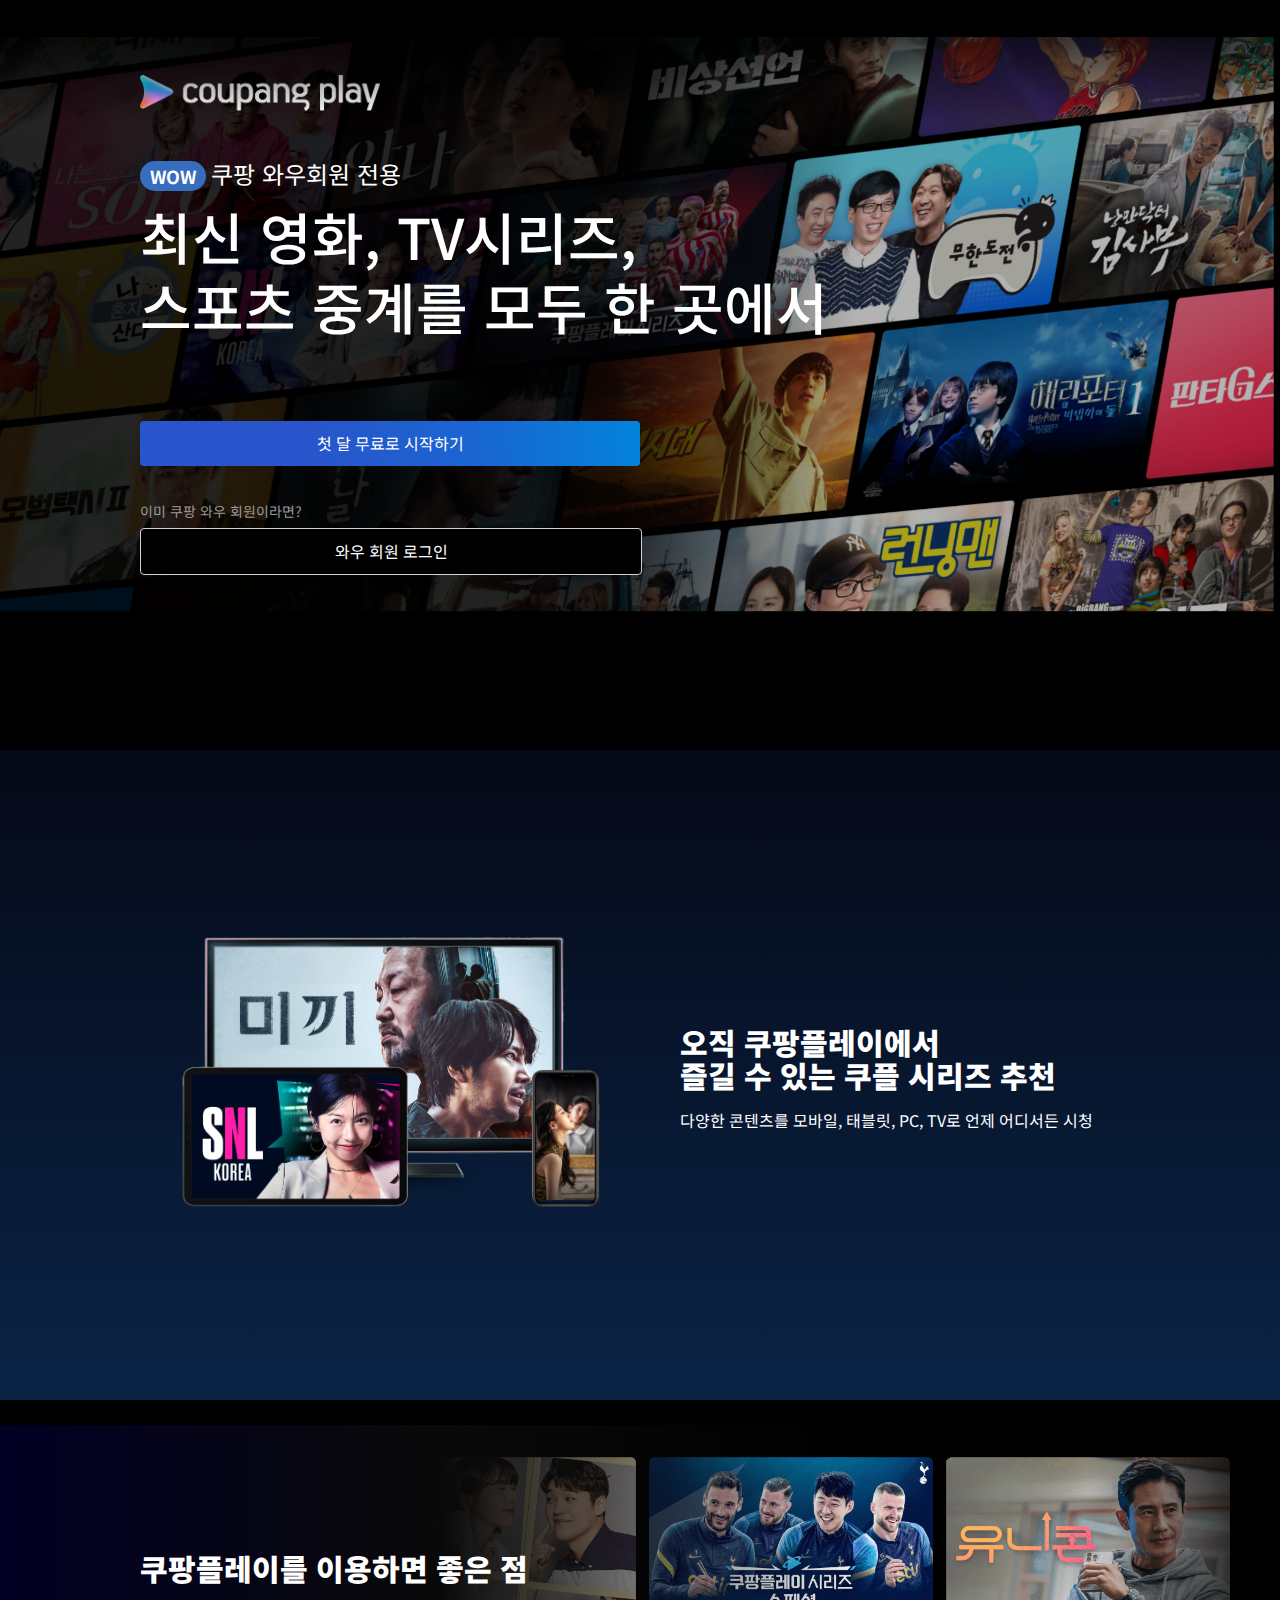
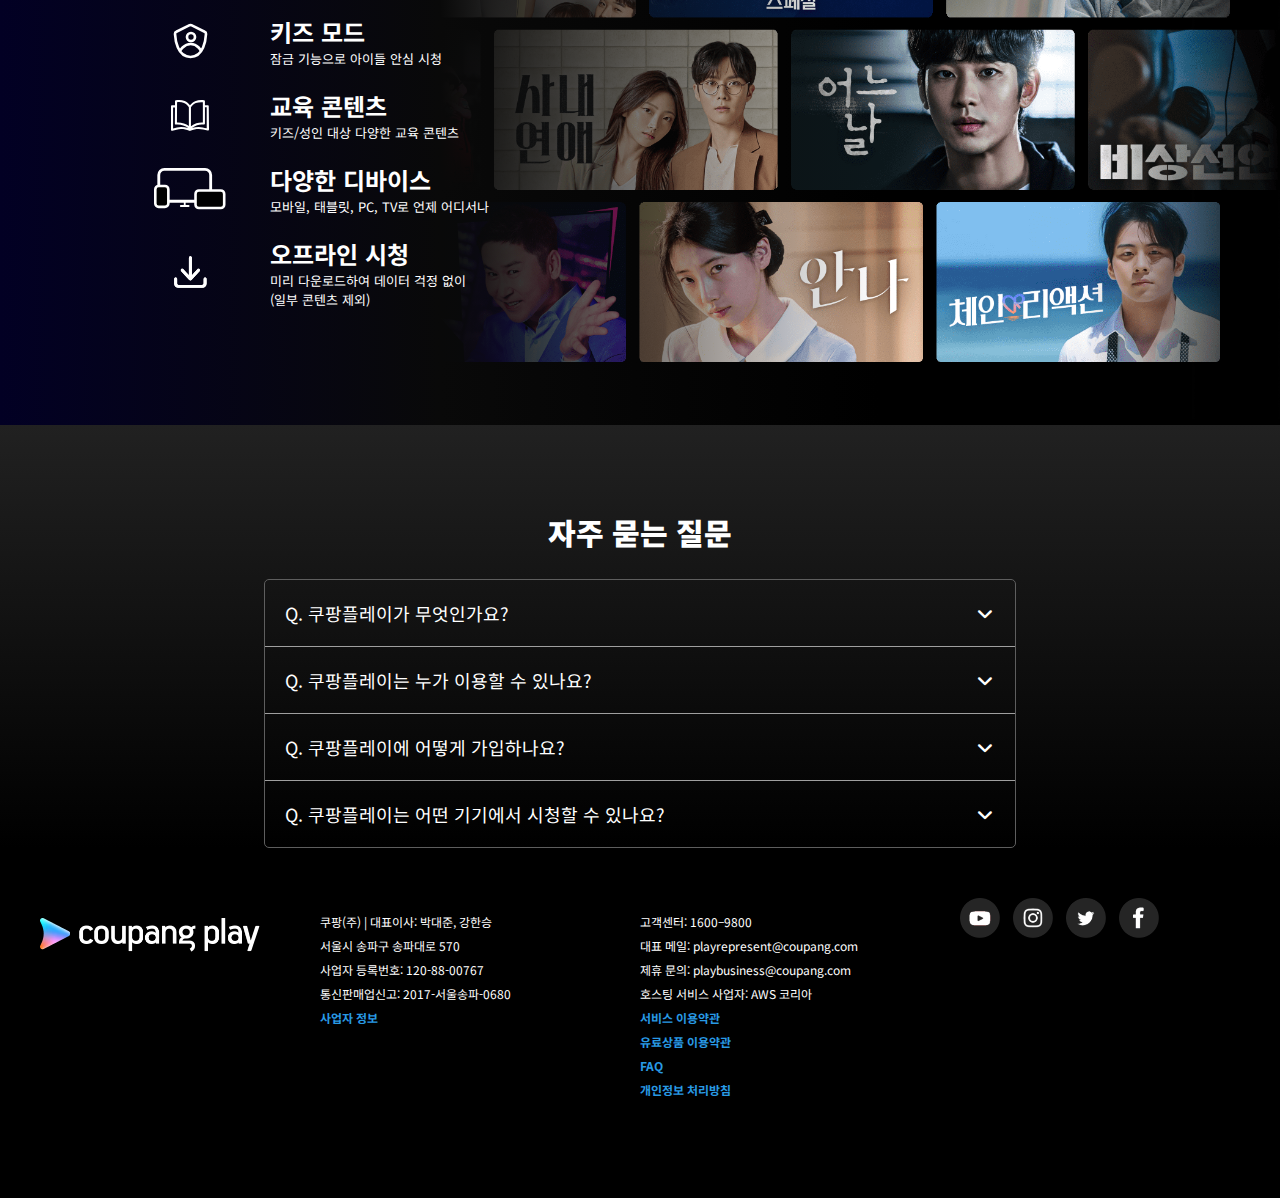
<file: publishing/coupang-play.html>
<!DOCTYPE html>
<html lang="ko">
<head>
    <meta charset="UTF-8">
    <meta name="viewport" content="width=device-width, initial-scale=1.0">
    <link rel="preconnect" href="https://fonts.googleapis.com">
    <link rel="preconnect" href="https://fonts.gstatic.com" crossorigin>
    <link href="https://fonts.googleapis.com/css2?family=Noto+Sans+KR:wght@100..900&display=swap" rel="stylesheet">
    <link rel="stylesheet" href="https://cdnjs.cloudflare.com/ajax/libs/font-awesome/6.1.0/css/all.min.css"/>
    <link rel="stylesheet" href="../css/coupang-play.css">
    <title>쿠팡 플레이 - 와우 회원은 무료!</title>
</head>
<body>
    <div class="container">
        <!-- login section -->
        <section class="login-section">
            <div>
                <figure>
                    <img src="../resource/coupang-play/top-logo.webp" alt="Coupang Play">
                </figure>
                <p>쿠팡 와우회원 전용</p>
                <h1>
                    최신 영화, TV시리즈,
                    <br>
                    스포츠 중계를 모두 한 곳에서
                </h1>
                <a href="#none">첫 달 무료로 시작하기</a>
                <span>이미 쿠팡 와우 회원이라면?</span>
                <a href="#none">와우 회원 로그인</a>
            </div>
        </section>
        <!-- intro section1 -->
        <section class="intro-section1">
            <div>
                <figure>
                    <img src="../resource/coupang-play/bg-image2.png" alt="Service Image">
                </figure>
                <div class="intro1-text">
                    <h2>
                        <strong>
                            오직 쿠팡플레이에서
                            <br>
                            즐길 수 있는 쿠플 시리즈 추천
                        </strong>
                    </h2>
                    <p>
                        다양한 콘텐츠를 모바일, 태블릿, PC, TV로 언제 어디서든 시청
                    </p>
                </div>
            </div>
        </section>
        <!-- intro section2 -->
        <section class="intro-section2">
            <div>
                <h2>
                    <strong>쿠팡플레이를 이용하면 좋은 점</strong>
                </h2>
                <div class="intro-section2-content">
                    <figure>
                        <img src="../resource/coupang-play/kids.svg" alt="Kids">
                    </figure>
                    <div>
                        <p>
                            <strong>키즈 모드</strong>
                        </p>
                        <p>
                            잠금 기능으로 ​아이들 안심 시청
                        </p>
                    </div>
                </div>
                <div class="intro-section2-content">
                    <figure>
                        <img src="../resource/coupang-play/edu.svg" alt="Education">
                    </figure>
                    <div>
                        <p>
                            <strong>교육 콘텐츠</strong>
                        </p>
                        <p>
                            키즈/성인 대상 다양한 교육 콘텐츠
                        </p>
                    </div>
                </div>
                <div class="intro-section2-content">
                    <figure>
                        <img src="../resource/coupang-play/device.svg" alt="Device">
                    </figure>
                    <div>
                        <p>
                            <strong>다양한 디바이스​</strong>
                        </p>
                        <p>
                            모바일, 태블릿, PC, TV로​ 언제 어디서나​
                        </p>
                    </div>
                </div>
                <div class="intro-section2-content">
                    <figure>
                        <img src="../resource/coupang-play/offline.svg" alt="Offline">
                    </figure>
                    <div>
                        <p>
                            <strong>오프라인 시청​</strong>
                        </p>
                        <p>
                            미리 다운로드하여 데이터 걱정 없이​
                            <br>
                            (일부 콘텐츠 제외)
                        </p>
                    </div>
                </div>
            </div>
        </section>
        <section class="qna-section">
            <div>
                <h2>
                    <strong>자주 묻는 질문</strong>
                </h2>
                <div class="qna-content-wrap">
                    <div class="qna-content">
                        <input type="checkbox" name="qna-check" id="qna1" onclick="qnaCheck(this)">
                        <label class="qna-q" for="qna1">Q. 쿠팡플레이가 무엇인가요?</label>
                        <div class="qna-a">
                            쿠팡플레이는 쿠팡 로켓와우 멤버십 회원에게 제공되는 무료 콘텐츠 스트리밍 서비스입니다. (일부 유료 콘텐츠 제외)
                            <br>
                            주기적으로 업데이트 되는 국내 예능부터 영화, 애니메이션, 다큐멘터리, 쿠팡플레이 시리즈까지 다채로운 콘텐츠를 광고 없이 시청하실 수 있습니다.
                        </div>
                    </div>
                    <div class="qna-content">
                        <input type="checkbox" name="qna-check" id="qna2" onclick="qnaCheck(this)">
                        <label class="qna-q" for="qna2">Q. 쿠팡플레이는 누가 이용할 수 있나요?</label>
                        <div class="qna-a">
                            쿠팡 로켓와우 멤버십 회원이라면 누구나 무료 로켓배송, 무료 반품, 특가 상품 등의 혜택과 더불어 무료로 이용할 수 있습니다. (일부 유료 콘텐츠 제외)
                            <br>
                            단, 쿠팡플레이는 로켓와우 개인 멤버십 회원에 한해 제공되고 있으며 쿠팡 비즈 회원 계정으로 가입한 회원은 이용이 제한됨을 참고 부탁드립니다.
                        </div>
                    </div>
                    <div class="qna-content">
                        <input type="checkbox" name="qna-check" id="qna3" onclick="qnaCheck(this)">
                        <label class="qna-q" for="qna3">Q. 쿠팡플레이에 어떻게 가입하나요?</label>
                        <div class="qna-a">
                            쿠팡플레이는 쿠팡 로켓와우 멤버십 회원에게 제공되는 콘텐츠 스트리밍 서비스입니다. 아래의 경로로 로켓와우 멤버십에 가입하시거나 30일 무료 체험을 등록한 후 무료 로켓배송, 무료 반품, 특가 상품 등의 혜택과 함께 쿠팡플레이를 무료로 이용해보세요. (일부 유료 콘텐츠 제외)
                            <br>
                            단, 쿠팡플레이는 로켓와우 개인 멤버십 회원에 한해 제공되고 있으며 쿠팡 비즈 회원 계정으로 가입한 회원은 이용이 제한됨을 참고 부탁드립니다.
                            <ul>
                                <li>안드로이드 : 쿠팡플레이 앱 접속 > 실행 후 [와우 멤버십 시작하기] 선택 > 쿠팡 앱 연결 및 로켓와우 멤버십 가입</li>
                                <li>iOS : 쿠팡플레이 앱 접속 > 실행 후 [coupangplay.com/join] 선택> 외부 웹사이트 이동 안내 페이지 내 [계속] 선택 > [지금 와우 멤버십 가입하기] 선택 > 쿠팡플레이 로그인 페이지 내 [쿠팡 회원가입하기] 선택 > 로켓와우 멤버십 가입</li>
                                <li>PC : www.coupangplay.com 접속 후 [와우 멤버십 가입하기] 선택 > 쿠팡 로그인 팝업 내 [쿠팡 회원가입하기] 버튼 클릭 > 로켓와우 멤버십 가입</li>
                            </ul>
                        </div>
                    </div>
                    <div class="qna-content">
                        <input type="checkbox" name="qna-check" id="qna4" onclick="qnaCheck(this)">
                        <label class="qna-q" for="qna4">Q. 쿠팡플레이는 어떤 기기에서 시청할 수 있나요?</label>
                        <div class="qna-a">
                            쿠팡플레이는 Android와 iOS 기반의 모든 모바일/태블릿 기기와 더불어 PC, 삼성 스마트 TV, LG 스마트 TV 및 안드로이드 TV에서도 시청이 가능합니다.
                            <br>
                            계정 당 최대 5대의 기기를 등록할 수 있으며, 최대 2대의 기기에서 동시 시청이 가능합니다.
                            <ul>
                                <li>모바일/태블릿 기기: Android 와 iOS 기반의 모든 모바일 기기 (권장 버전 : Android OS 6 버전 이상, iOS 13 버전 이상)</li>
                                <li>PC : www.coupangplay.com (지원 브라우저: Edge, Chrome, Safari, Whale)</li>
                                <li>스마트 TV
                                    <ul>
                                        <li>삼성 스마트TV: Tizen 3.0 (제조년월 2017년도 이후 모델)버전 이상</li>
                                        <li>LG 스마트TV: 웹 OS 3.5 (2017년 모델) ~ 6.0 (2021년 모델)</li>
                                        <li>안드로이드 TV: Android 6.0 버전 이상</li>
                                    </ul>
                                </li>
                            </ul>
                        </div>
                    </div>
                </div>
            </div>
        </section>
        <footer>
            <div>
                <figure>
                    <img src="../resource/coupang-play/footer-logo.webp" alt="Coupang Play">
                </figure>
            </div>
            <div>
                <ul>
                    <li>쿠팡(주) | 대표이사: 박대준, 강한승</li>
                    <li>서울시 송파구 송파대로 570</li>
                    <li>사업자 등록번호: 120-88-00767</li>
                    <li>통신판매업신고: 2017-서울송파-0680</li>
                    <li><a href="#none">사업자 정보</a></li>
                </ul>
            </div>
            <div>
                <ul>
                    <li>고객센터: 1600–9800</li>
                    <li>대표 메일: playrepresent@coupang.com</li>
                    <li>제휴 문의: playbusiness@coupang.com</li>
                    <li>호스팅 서비스 사업자: AWS 코리아</li>
                    <li><a href="#none">서비스 이용약관</a></li>
                    <li><a href="#none">유료상품 이용약관</a></li>
                    <li><a href="#none">FAQ</a></li>
                    <li><a href="#none">개인정보 처리방침</a></li>
                </ul>
            </div>
            <div>
                <a href="#none"><img class="sns" src="../resource/coupang-play/social-yt.png" alt="Youtube"></a>
                <a href="#none"><img class="sns" src="../resource/coupang-play/social-ig.png" alt="Instagram"></a>
                <a href="#none"><img class="sns" src="../resource/coupang-play/social-tw.png" alt="Twitter"></a>
                <a href="#none"><img class="sns" src="../resource/coupang-play/social-fb.png" alt="Facebook"></a>
            </div>
        </footer>
    </div>
    <script>
        function qnaCheck(ele) {
            document.querySelectorAll('[name="qna-check"]').forEach(cb => cb.checked = cb === ele ? ele.checked : false);
        }
    </script>
</body>
</html>
</file>
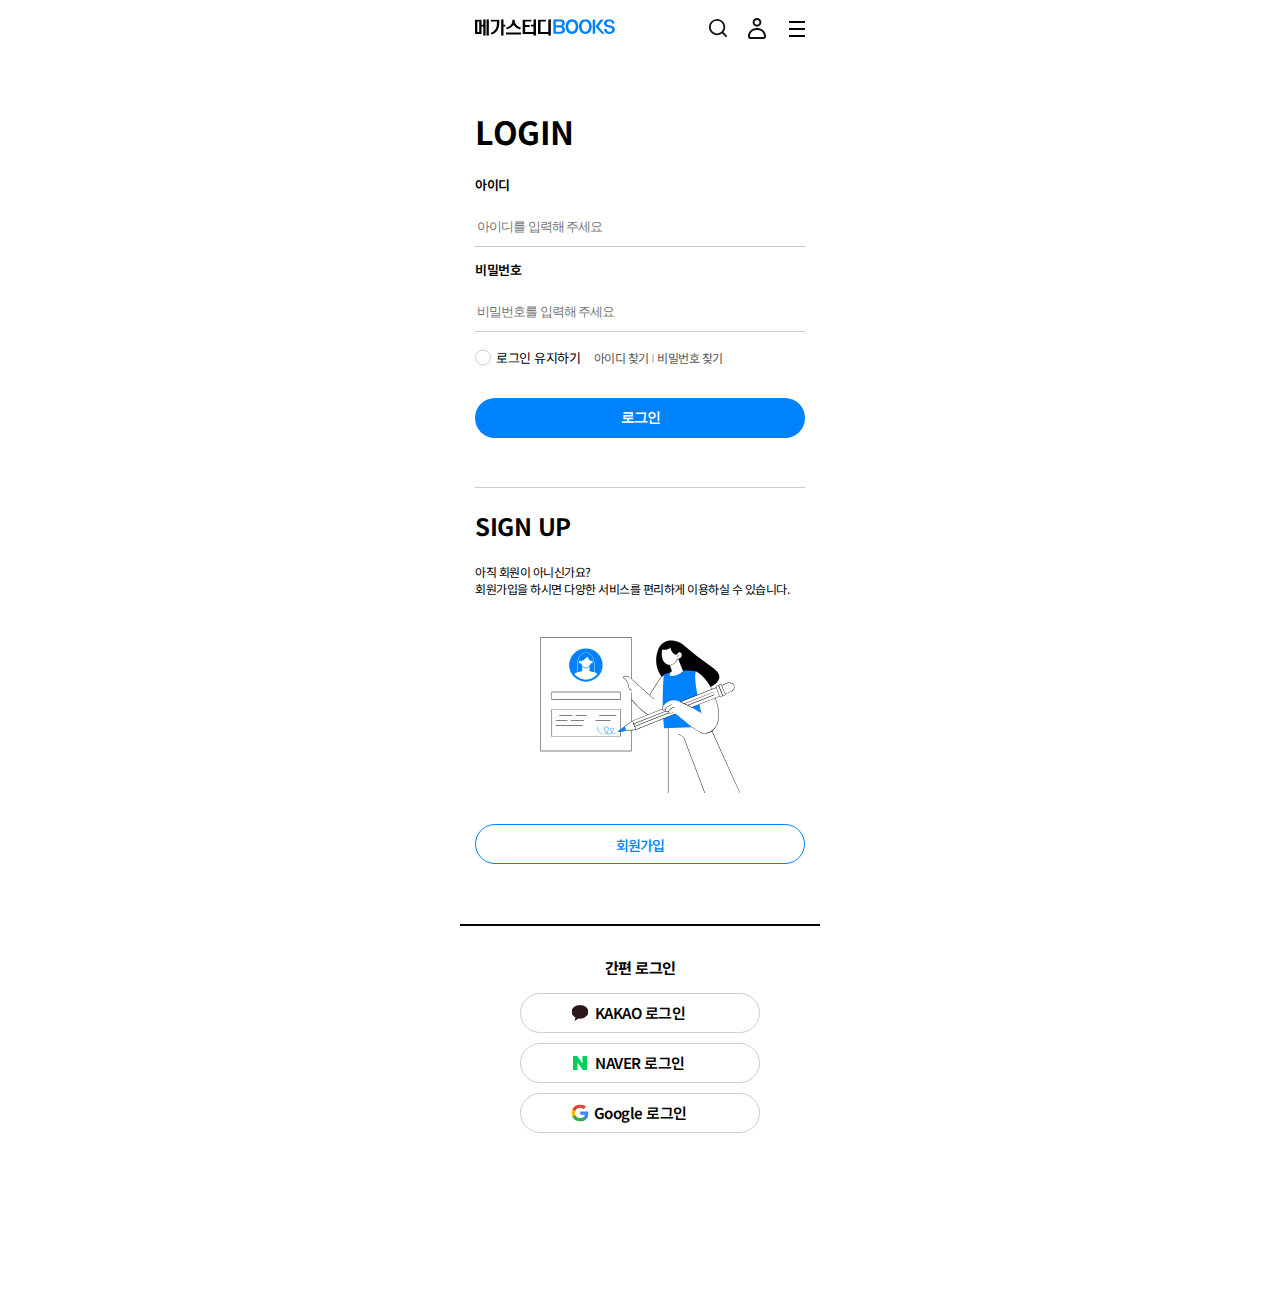
<file: publishing/mega-login.html>
<!DOCTYPE html>
<html lang="ko">
<head>
    <meta charset="UTF-8">
    <meta name="viewport" content="width=device-width, initial-scale=1.0">
    <script src="https://code.jquery.com/jquery-3.5.1.min.js"></script>
    <link rel="stylesheet" href="https://cdnjs.cloudflare.com/ajax/libs/font-awesome/6.1.0/css/all.min.css"/>
    <link rel="preconnect" href="https://fonts.googleapis.com">
    <link rel="preconnect" href="https://fonts.gstatic.com" crossorigin>
    <link href="https://fonts.googleapis.com/css2?family=Noto+Sans+KR:wght@100..900&display=swap" rel="stylesheet">
    <link rel="stylesheet" href="https://cdnjs.cloudflare.com/ajax/libs/font-awesome/6.1.0/css/all.min.css"/>
    <link rel="stylesheet" href="../css/mega-login.css">
    <title>메가스터디북스</title>
</head>
<body>
    <div class="container">
        <header>
            <div class="hd-content">
                <div class="hd-menu">
                    <!-- logo -->
                    <a class="hd-logo" href="#none">
                        <img src="../resource/mega-login/mega-logo.svg" alt="MegastudyBooks">
                    </a>
                    <!-- icons -->
                    <input type="checkbox" id="search-icon">
                    <label for="search-icon"></label>
                    <a class="hd-my" href="#none">
                        <img src="../resource/mega-login/icon-my.svg" alt="My account">
                    </a>
                    <input type="checkbox" id="nav-check">
                    <label for="nav-check" class="nav-btn">
                        <span></span>
                    </label>
                </div>
                <!-- search -->
                <div class="hd-search">
                    <form>
                        <input type="text" placeholder="검색어 입력">
                        <button type="button"></button>
                    </form>
                </div>
                <!-- nav -->
                <nav>
                    <div class="gnb-content">
                        <div class="gnb-content-wrap">
                            <a href="#none"><strong>도서</strong></a>
                            <ul>
                                <li><a href="#none">초등</a></li>
                                <li><a href="#none">중등</a></li>
                                <li><a href="#none">고등</a></li>
                                <li><a href="#none">단행본</a></li>
                            </ul>
                        </div>
                        <div class="gnb-content-wrap">
                            <a href="#none"><strong>자료실</strong></a>
                            <ul>
                                <li><a href="#none">정답 및 해설</a></li>
                                <li><a href="#none">정오표</a></li>
                                <li><a href="#none">듣기자료</a></li>
                                <li><a href="#none">교사용 자료</a></li>
                                <li><a href="#none">부가자료</a></li>
                            </ul>
                        </div>
                        <div class="gnb-content-wrap">
                            <a href="#none"><strong>이벤트</strong></a>
                        </div>
                        <div class="gnb-content-wrap">
                            <a href="#none"><strong>고객센터</strong></a>
                            <ul>
                                <li><a href="#none">공지사항</a></li>
                                <li><a href="#none">고객문의</a></li>
                                <li><a href="#none">자주 묻는 질문</a></li>
                                <li><a href="#none">오류 신고</a></li>
                                <li><a href="#none">총판 안내</a></li>
                                <li><a href="#none">제휴 문의</a></li>
                                <li><a href="#none">투고 문의</a></li>
                            </ul>
                        </div>
                    </div>
                </nav>
            </div>
        </header>
        <div class="sign-wrap">
            <!-- login -->
            <section class="login-section">
                <h1>Login</h1>
                <p>아이디</p>
                <input type="text" placeholder="아이디를 입력해 주세요">
                <p>비밀번호</p>
                <input type="password" placeholder="비밀번호를 입력해 주세요">
                <input type="checkbox" id="maintain-check">
                <label for="maintain-check">로그인 유지하기</label>
                <a href="#none">아이디 찾기</a>
                <a href="#none">비밀번호 찾기</a>
                <button type="button" id="login-btn">로그인</button>
            </section>
            <!-- sign up -->
            <section class="signup-section">
                <h2>Sign up</h2>
                <p>
                    아직 회원이 아니신가요?
                    <br>
                    회원가입을 하시면 다양한 서비스를 편리하게 이용하실 수 있습니다.
                </p>
                <img src="../resource/mega-login/signup.svg" alt="sign up">
                <a href="#none" id="signup-btn">회원가입</a>
            </section>
        </div>
        <!-- simple login -->
        <section class="simple-login-section">
            <h3>간편 로그인</h3>
            <a href="#none">KAKAO 로그인</a>
            <a href="#none">NAVER 로그인</a>
            <a href="#none">Google 로그인</a>
        </section>
    </div>
    <script>
    document.addEventListener('DOMContentLoaded', () => {
        const body = document.querySelector('body');
        const nav = document.querySelector('.hd-content nav');
        const searchIcon = document.getElementById('search-icon');
        const navIcon = document.getElementById('nav-check');
        const hdSearch = document.querySelector('.hd-search');

        // 검색 아이콘 클릭 이벤트
        searchIcon.addEventListener('change', function() {
            hdSearch.style.display = this.checked ? 'flex' : 'none';

            if (this.checked && navIcon.checked) {
                body.style.overflow = 'visible';
                $(nav).fadeOut(); 
                navIcon.checked = false;
            }
        });

        // 내비게이션 아이콘 클릭 이벤트
        navIcon.addEventListener('change', function() {
            if (this.checked) {
                if (searchIcon.checked) {
                    hdSearch.style.display = 'none';
                    searchIcon.checked = false;
                }
                body.style.overflow = 'hidden';
                $(nav).fadeIn(); 
            } else {
                body.style.overflow = 'visible';
                $(nav).fadeOut(); 
            }
        });
    });
    </script>
</body>
</html>
</file>
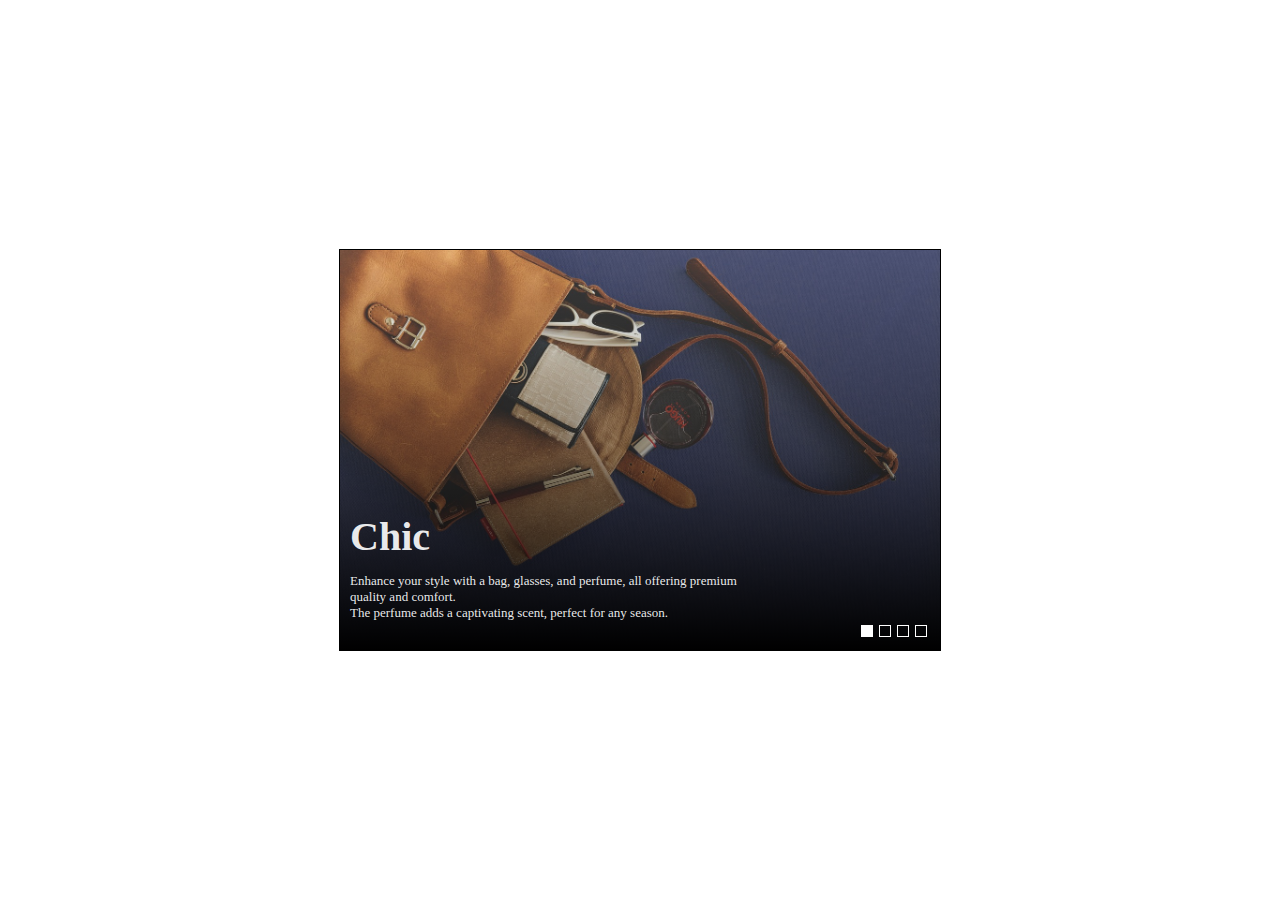
<file: publishing/tab-slider.html>
<!DOCTYPE html>
<html lang="en">
<head>
    <meta charset="UTF-8">
    <meta name="viewport" content="width=device-width, initial-scale=1.0">
    <link rel="stylesheet" href="../css/tab-slider.css">
    <title>Tab Slider</title>
</head>
<body>
    <div class="container">
        <div class="slider">
            <!-- tab button -->
            <input type="radio" name="tabslider" id="slide1" checked>
            <input type="radio" name="tabslider" id="slide2">
            <input type="radio" name="tabslider" id="slide3">
            <input type="radio" name="tabslider" id="slide4">
            <div class="slide-btns">
                <label for="slide1"></label>
                <label for="slide2"></label>
                <label for="slide3"></label>
                <label for="slide4"></label>
            </div>
            <!-- slider content -->
            <div class="slider-content-wrap">
                <div class="slider-content">
                    <img src="../resource/tab-slider/image1.jpg" alt="Chic">
                    <h2>Chic</h2>
                    <p>
                        Enhance your style with a bag, glasses, and perfume, all offering premium quality and comfort. 
                        <br>
                        The perfume adds a captivating scent, perfect for any season.
                    </p>
                </div>
                <div class="slider-content">
                    <h2>Style</h2>
                    <p>
                        The fusion of fashion and eyewear!
                        <br>
                        Complete your look with stylish glasses.
                    </p>
                    <img src="../resource/tab-slider/image2.jpg" alt="Style">
                </div>
                <div class="slider-content">
                    <h2>Revitalize</h2>
                    <p>
                        Experience a new vibe and mood shift through fashion. 
                        <br>
                        Dress stylishly to express yourself anew.
                    </p>
                    <img src="../resource/tab-slider/image3.jpg" alt="Revitalize">
                </div>
                <div class="slider-content">
                    <h2>Distinctive</h2>
                    <p>
                        Experience the uniqueness with our shoes that boast an unmistakable flair.
                    </p>
                    <img src="../resource/tab-slider/image4.jpg" alt="Distinctive">
                </div>
            </div>
        </div>
    </div>
</body>
</html>
</file>
<file: css/coupang-play.css>
body {
    margin: 0;
    font-family: "Noto Sans KR", sans-serif;
    background-color: #000;
}
figure {
    margin: 0;
}
a {
    color: #fff;
    text-decoration: none;
}
.container::before {
    z-index: 100;
    content: '';
    position: fixed;
    top: 0;
    width: 100%;
    height: 120px;
    background: linear-gradient(0deg,transparent 1%,#000);
}
/* login section */
.login-section {
    display: flex;
    min-height: 650px;
    padding-left: 140px;
    background: no-repeat center/100% url(../resource/coupang-play/bg-image1.jpg);
}
.login-section > div {
    display: flex;
    flex-direction: column;
    justify-content: center;
    color: #fff;
}
.login-section > div figure img {
    width: 240px;
}
.login-section > div p {
    margin-top: 40px;
    margin-bottom: 10px;
    font-size: 24px;
}
.login-section > div p::before {
    content: 'WOW';
    margin-right: 5px;
    padding: 2px 10px;
    font-size: 18px;
    font-weight: bold;
    background-color: #386cbf;
    border-radius: 25px;
}
.login-section > div h1 {
    margin: 0;
    margin-bottom: 80px;
    font-size: 56px;
    font-weight: 500;
    line-height: 70px;
}
.login-section > div a {
    width: 500px;
    height: 45px;
    text-align: center;
    line-height: 45px;
    border-radius: 4px;
}
.login-section > div a:nth-of-type(1) {
    margin-bottom: 35px;
    background: linear-gradient(263deg,#0383db,#1a65d1 34%,#2954cc 67%,#2954cc);
}
.login-section > div a:nth-of-type(2) {
    margin-top: 7px;
    background-color: #000;
    border: 1px solid lightgray;
}
.login-section > div span {
    font-size: 14px;
    color: #9c9a9a;
}
/* intro section1 */
.intro-section1 {
    display: flex;
    justify-content: center;
    margin-top: 100px;
    min-height: 650px;
    padding: 0 140px;
    background: linear-gradient(180deg,#050917,#0a2345 98%);
}
.intro-section1 > div {
    display: flex;
    justify-content: space-around;
    align-items: center;
    width: 1040px;
}
.intro-section1 > div figure img,
.intro1-text {
    width: 420px;
}
.intro-section1 > div {
    color: #fff;
    margin: 0;
}
.intro-section1 > div h2 {
    font-size: 30px;
    margin-bottom: 10px;
    line-height: 33px;
}
/* intro section2 */
.intro-section2 {
    display: flex;
    justify-content: flex-start;
    margin-top: 25px;
    min-height: 600px;
    color: #fff;
    background: no-repeat right/85% url(../resource/coupang-play/bg-image3.png);
}
.intro-section2 > div {
    display: flex;
    flex-direction: column;
    justify-content: center;
    width: 740px;
    padding-left: 140px;
    background: linear-gradient(90deg,#020024,#090909 50%,transparent);
}
.intro-section2 > div h2 {
    font-size: 30px;
} 
.intro-section2-content {
    display: flex;
    flex-direction: row;
    margin-bottom: 20px;
}
.intro-section2-content figure {
    display: flex;
    justify-content: center;
    align-items: center;
    width: 100px;
    padding-right: 30px;
}
.intro-section2-content p {
    margin: 0;
}
.intro-section2-content p:nth-of-type(1) {
    font-size: 24px;
}
.intro-section2-content p:nth-of-type(2) {
    font-size: 13px;
}
/* qna section */
.qna-section {
    display: flex;
    justify-content: center;
    align-items: center;
    margin-bottom: 50px;
    padding-top: 60px;
    color: #fff;
    background: linear-gradient(180deg,#212121,hsla(0,0%,9%,0));
}
.qna-section > div h2 {
    text-align: center;
    font-size: 30px;
}
.qna-content-wrap {
    width: 750px;
    font-size: 18px;
    border: 1px solid #5e5e5e;
    border-radius: 5px;
}
.qna-content {
    border-bottom: 1px solid #9f9f9f;
    width: 100%;
    padding: 20px;
    box-sizing: border-box;
}
.qna-content:last-child {
    border-bottom: none;
}
.qna-content input[type=checkbox] {
    display: none;
}
.qna-q {
    position: relative;
    display: block;
    cursor: pointer;
}
.qna-q::after {
    content: '\f105';
    position: absolute;
    font-family: fontawesome;
    top: 50%;
    right: 5px;
    transform: translateY(-50%) rotate(90deg);
    transition: 0.5s;
}
.qna-a {
    display: none;
    margin: 10px 0;
    color: #9f9f9f;
}
input[type=checkbox]:checked ~ .qna-q::after {
    transform: translateY(-50%) rotate(270deg);
}
input[type=checkbox]:checked ~ .qna-a {
    display: block;
}
/* footer */
footer {
    display: flex;
    height: 300px;
    box-sizing: border-box;
}

footer div {
    flex: 1;
    color: #fff;
    font-size: 12px;
}

footer div:nth-child(1) img {
    width: 220px;
    margin-top: 20px;
    margin-left: 40px;
}

footer div ul {
    list-style: none;
    padding-left: 0;
    line-height: 24px;
}

footer div ul li a {
    color: #289ae5;
    font-weight: bold;
}

.sns {
    width: 40px;
    height: 40px;
    margin-right: 10px;
}
</file>
<file: css/mega-login.css>
body {
    display: flex;
    justify-content: center;
    align-items: center;
    font-family: "Noto Sans KR", sans-serif;
    background-color: #fff;
    letter-spacing: -0.5px;
}
* {
    box-sizing: border-box;
}
a {
    text-decoration: none;
}
.container {
    width: 360px;
    height: 1300px;
}
header {
    z-index: 100;
    position: fixed;
    top: 0;
    width: inherit;
    background-color: #fff;
}
.hd-logo {
    height: 45px;
}
.hd-logo img {
    width: 140px;
}
input[type=checkbox] {
    display: none;
}
.hd-menu {
    position: relative;
    display: flex;
    align-items: center;
    width: 100%;
    padding: 5px 15px;
}
.hd-menu a {
    font-size: 0;
}
.hd-menu label:nth-of-type(1) {
    width: 24px;
    height: 24px;
    margin-left: auto;
    background: url(../resource/mega-login/icon-search.svg) no-repeat center center;
    cursor: pointer;
}
.hd-my {
    margin-left: 15px;
}
.nav-btn {
    position: relative;
    width: 16px;
    height: 14px;
    margin-left: 20px;
    cursor: pointer;
}
.nav-btn span,
.nav-btn::before,
.nav-btn::after {
    position: absolute;
    width: 100%;
    height: 2px;
    background-color: #000;
    transition: 0.4s;
}
.nav-btn span {
    top: 50%;
}
.nav-btn::before {
    content: '';
    top: 0;
}
.nav-btn::after {
    content: '';
    top: 100%;
}
input[id=nav-check]:checked + .nav-btn span {
    opacity: 0;
}
input[id=nav-check]:checked + .nav-btn::before {
    top: 50%;
    transform: rotate(45deg);
}
input[id=nav-check]:checked + .nav-btn::after {
    top: 50%;
    transform: rotate(-45deg);
}
.hd-search {
    display: none;
    align-items: center;
    height: 45px;
    padding: 5px 15px;
    border-top: 1px solid #cecece;
    border-bottom: 1px solid #cecece;
    transition: 0.5s;
}
.hd-search form {
    display: flex;
    width: 100%;
}
.hd-search form input[type=text] {
    width: 90%;
    height: 30px;
    margin-right: 5px;
    border: 1px solid #cecece;
    border-radius: 20px;
    padding-left: 10px;
    outline: none;
    transition: 0.3s;
}
.hd-search form input[type=text]:focus {
    box-shadow: 0 0 4px #0082ff;
}
.hd-search form button {
    width: 16px;
    height: 16px;
    padding: 16px;
    background: #0082ff url(../resource/mega-login/icon-search2.svg) no-repeat center center;
    border: none;
    border-radius: 50%;
    cursor: pointer;
}
/* nav */
.hd-content nav {
    display: none;
    overflow-y: auto;
    width: 100%;
    height: 100vh;
    margin: 0;
    padding: 35px 0;
    border-top: 1px solid #cecece;
    box-sizing: border-box;
}
.gnb-content {
    display: flex;
    flex-direction: column;
    width: 100%;
}
.gnb-content-wrap {
    width: 100%;
    padding: 0 15px;
}
.gnb-content-wrap > a {
    display: block;
    margin-bottom: 15px;
    color: #000;
    font-size: 18px;
}
.gnb-content-wrap:nth-of-type(3) {
    margin-bottom: 20px;
}
.gnb-content-wrap > a::after {
    content: '\f105';
    display: inline-block;
    width: 10px;
    height: 10px;
    margin-left: 4px;
    font-size: 8px;
    font-family: fontawesome;
    transform: translateY(-50%);
}
.gnb-content-wrap ul {
    display: flex;
    flex-wrap: wrap;
    width: 100%;
    margin-top: 0;
    padding: 0;
    list-style: none;
}
.gnb-content-wrap ul li {
    width: 50%;
    margin-bottom: 5px;
    color: #666;
}
.gnb-content-wrap ul li a {
    color: inherit;
    font-size: 15px;
}
/* login section */
.sign-wrap {
    width: 100%;
    padding: 30px 15px;
    border-bottom: 2px solid #000;
}
.login-section {
    height: 380px;
    margin-top: 70px;
    border-bottom: 1px solid #cecece;
}
.login-section h1 {
    text-transform: uppercase;
}
.login-section p {
    font-size: 13px;
    font-weight: 600;
}
.login-section input[type=text],
.login-section input[type=password] {
    width: 100%;
    height: 40px;
    border: none;
    border-bottom: 1px solid #cecece;
    outline: none;
    letter-spacing: -1px;
    transition: 0.3s;
}
.login-section input[type=text]:focus,
.login-section input[type=password]:focus {
    box-shadow: 0 0 4px #0082ff;
}
.login-section input[type=password] {
    margin-bottom: 12px;
}
.login-section label {
    display: inline-block;
    margin-right: 10px;
    font-size: 13px;
}
.login-section label::before {
    content: '';
    display: inline-block;
    width: 14px;
    height: 14px;
    margin-right: 5px;
    border: 1px solid #cecece;
    border-radius: 50%;
    transform: translateY(2.5px);
    transition: 0.3s;
}
.login-section input[id=maintain-check]:checked + label::before {
    background: url(../resource/mega-login/check.svg) no-repeat center center / 100%;
    box-shadow: 0 0 4px #0082ff;
}
.login-section a {
    color: #575757;
    font-size: 12px;
}
.login-section a:nth-of-type(1)::after {
    content: '';
    height: 7px;
    display: inline-block;
    margin-left: 3px;
    border: 1px solid #cecece;
}
#login-btn {
    display: block;
    width: 100%;
    height: 40px;
    margin-top: 30px;
    color: #fff;
    background-color: #0082ff;
    border: none;
    border-radius: 20px;
    font-size: 14px;
    font-weight: 600;
    transition: 0.3s;
    letter-spacing: -1px;
}
#login-btn:hover {
    background-color: #0463bd;
}
/* signup section */
.signup-section h2 {
    text-transform: uppercase;
}
.signup-section p {
    font-size: 12px;
    margin-bottom: 40px;
}
.signup-section img {
    display: block;
    margin: 0 auto;
    width: 200px;
}
#signup-btn {
    display: block;
    width: 100%;
    height: 40px;
    margin: 30px 0;
    color: #0082ff;
    background-color: #fff;
    border: 1px solid #0082ff;
    border-radius: 20px;
    font-size: 14px;
    text-align: center;
    font-weight: 500;
    line-height: 40px;
    transition: 0.3s;
    letter-spacing: -1px;
}
#signup-btn:hover {
    color: #fff;
    background-color: #0082ff;
}
/* simple login */
.simple-login-section {
    margin-top: 30px;
    font-size: 13px;
    text-align: center;
}
.simple-login-section a {
    display: block;
    width: 240px;
    height: 40px;
    margin: auto;
    margin-bottom: 10px;
    color: #000;
    font-size: 15px;
    font-weight: 600;
    border: 1px solid #cecece;
    border-radius: 20px;
    line-height: 37px;
}
.simple-login-section a:nth-of-type(1){
    background: url(../resource/mega-login/icon-kakao.svg) no-repeat center left 45px;  
    background-size: 28px; 
}
.simple-login-section a:nth-of-type(2){
    background: url(../resource/mega-login/icon-naver.svg) no-repeat center left 45px;
    background-size: 28px;
}
.simple-login-section a:nth-of-type(3){
    background: url(../resource/mega-login/icon-google.svg) no-repeat center left 45px;
    background-size: 28px;
}
</file>
<file: css/tab-slider.css>
body {
    display: flex;
    justify-content: center;
    align-items: center;
    height: 100vh;
    margin: 0;
}
.container {
    border: 1px solid #000;
}
.slider::before {
    z-index: 1;
    content: '';
    position: absolute;
    top: 0;
    left: 0;
    width: 100%;
    height: 100%;
    background: linear-gradient(to bottom, transparent, #0000005e, #000);
}
.slider {
    position: relative;
    width: 600px;
    height: 400px;
    overflow: hidden;
}
.slider input[type=radio] {
    display: none;
}
/* button */
.slide-btns {
    z-index: 3;
    display: flex;
    position: absolute;
    right: 10px;
    bottom: 10px;
}
.slide-btns label {
    width: 10px;
    height: 10px;
    margin: 3px;
    border: 1px solid #fff;
    background-color: transparent;
    transition: 0.3s;
}
.slider input[id=slide1]:checked ~ .slide-btns label[for=slide1],
.slider input[id=slide2]:checked ~ .slide-btns label[for=slide2],
.slider input[id=slide3]:checked ~ .slide-btns label[for=slide3],
.slider input[id=slide4]:checked ~ .slide-btns label[for=slide4] {
    background-color: #fff;
}
.slider input[id=slide1]:checked ~ .slider-content-wrap {
    left: 0;
}
.slider input[id=slide2]:checked ~ .slider-content-wrap {
    left: -600px;
}
.slider input[id=slide3]:checked ~ .slider-content-wrap {
    left: -1200px;
}
.slider input[id=slide4]:checked ~ .slider-content-wrap {
    left: -1800px;
}
/* slide content */
.slider-content-wrap {
    display: flex;
    position: absolute;
    width: inherit;
    height: inherit;
    top: 0;
    left: 0;
    transition: 0.3s;
}
.slider-content {
    position: relative;
    width: inherit;
    height: inherit;
}
.slider-content h2, p {
    z-index: 2;
    position: absolute;
    color: #ffffffec;
}
.slider-content h2 {
    left: 10px;
    top: 230px;
    font-size: 40px;
}
.slider-content p {
    width: 400px;
    left: 10px;
    top: 310px;
    font-size: 13px;
}
.slider-content img {
    width: inherit;
    height: inherit;
}
</file>
